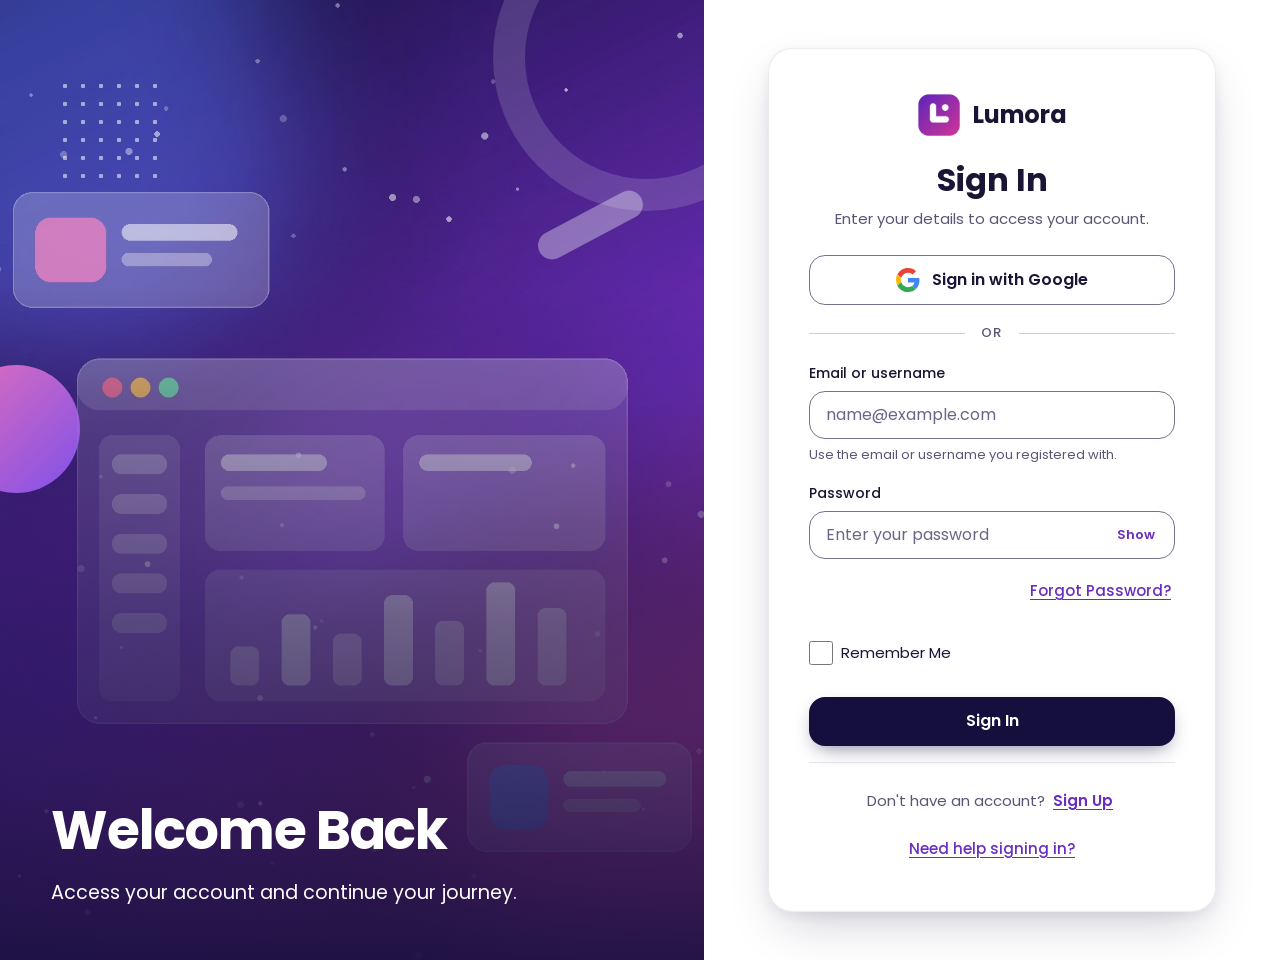
<file: project-login/dashboard.html>
<!DOCTYPE html>
<html lang="id">
<head>
  <meta charset="UTF-8">
  <meta name="viewport" content="width=device-width, initial-scale=1">
  <meta name="description" content="Dashboard setelah berhasil masuk ke akun Lumora.">
  <title>Dashboard – Lumora</title>

  <link rel="preconnect" href="https://fonts.googleapis.com">
  <link rel="preconnect" href="https://fonts.gstatic.com" crossorigin>
  <link href="https://fonts.googleapis.com/css2?family=Poppins:wght@400;500;600;700&display=swap" rel="stylesheet">

  <!-- CSS eksternal: token & komponen dasar dipakai ulang dari style.css,
       aturan khusus halaman ini ada di dashboard.css (tanpa duplikasi) -->
  <link rel="stylesheet" href="css/style.css">
  <link rel="stylesheet" href="css/dashboard.css">
  <link rel="icon" type="image/png" href="assets/images/logo.png">
</head>

<body class="dashboard-body">

  <a class="skip-link" href="#dashboard-heading">Lewati ke konten utama</a>

  <main class="dashboard-shell">
    <header class="dashboard-topbar">
      <a class="brand-link" href="index.html" aria-label="Lumora, beranda">
        <img class="brand-logo" src="assets/images/logo.png" alt="" width="36" height="36">
        <span class="brand-name">Lumora</span>
      </a>
      <button class="btn btn-google dashboard-logout" type="button" id="logoutBtn">Sign Out</button>
    </header>

    <section class="dashboard-card" aria-labelledby="dashboard-heading">
      <h1 id="dashboard-heading" class="login-title">Welcome back<span id="dashboardName">!</span></h1>
      <p class="login-desc">Kamu berhasil masuk ke akun Lumora. Ini halaman contoh setelah proses Sign In selesai.</p>
    </section>
  </main>

  <script src="js/dashboard.js" defer></script>
</body>
</html>
</file>
<file: project-login/css/style.css>
/* ==========================================================================
   LUMORA – Halaman Login (Sign In)
   HTML5 + CSS3 murni, tanpa framework.
   Fokus pembelajaran: Box Model, Sizing, Positioning, Typography, Responsive.
   Mengikuti WCAG 2.2 (lihat catatan "WCAG" pada komentar).

   DAFTAR ISI
   1. Design tokens (CSS variables)
   2. Reset & base            -> Box Model, Typography
   3. Utilitas aksesibilitas  -> skip link, focus, sr-only
   4. Layout split-screen     -> Sizing, Grid
   5. Kolom branding          -> Positioning (relative / absolute)
   6. Kolom form              -> Box Model, Flexbox
   7. Komponen form           -> label, input, checkbox, tombol, divider
   8. Responsive Design       -> Desktop, Tablet, Mobile
   9. Preferensi pengguna     -> reduced motion, forced colors
   ========================================================================== */


/* ==========================================================================
   1. DESIGN TOKENS
   ========================================================================== */
:root {
  /* Warna – semua pasangan teks/latar diuji >= 4.5:1 (WCAG 1.4.3, AA) */
  --color-navy:        #140f3d;
  --color-purple:      #6a2cc2;   /* tautan & fokus: 7.6:1 di atas putih */
  --color-purple-dark: #4a1d8c;
  --color-pink:        #c2358f;
  --color-ink:         #1b1535;   /* teks utama: ~16:1 di atas putih  */
  --color-muted:       #5a5575;   /* teks sekunder: ~7:1 di atas putih */
  --color-placeholder: #6b6685;   /* placeholder: ~5.6:1 */
  --color-border:      #77718f;   /* batas input/tombol: ~4.8:1 (1.4.11 Non-text Contrast, 3:1) */
  --color-surface:     #ffffff;
  --color-surface-alt: #f5f3fb;
  --color-danger:      #b3261e;

  /* Typography */
  --font-main: "Poppins", system-ui, -apple-system, "Segoe UI", Roboto, Arial, sans-serif;

  /* Box Model: radius & shadow modern (16px - 24px) */
  --radius-md: 16px;
  --radius-lg: 24px;
  --shadow-card: 0 20px 50px -12px rgba(20, 15, 61, 0.22),
                 0 4px 12px rgba(20, 15, 61, 0.06);

  /* Sizing: target sentuh minimal 44px (2.5.5) – melebihi 24px (2.5.8) */
  --target-size: 2.75rem;          /* 44px */
  --control-height: 3rem;          /* 48px */

  --transition: 0.2s ease;
}


/* ==========================================================================
   2. RESET & BASE
   ========================================================================== */

/* [BOX MODEL] box-sizing: border-box – padding & border ikut dihitung
   dalam width/height, sehingga ukuran elemen lebih mudah diprediksi. */
*,
*::before,
*::after {
  box-sizing: border-box;
}

/* [BOX MODEL] reset margin & padding bawaan browser */
body,
h1, h2, p,
figure {
  margin: 0;
  padding: 0;
}

html {
  /* [TYPOGRAPHY] 100% = mengikuti pengaturan ukuran teks pengguna (1.4.4 Resize Text) */
  font-size: 100%;
  -webkit-text-size-adjust: 100%;
}

body {
  /* [TYPOGRAPHY] Body: Poppins weight 400, line-height nyaman (1.6) */
  font-family: var(--font-main);
  font-weight: 400;
  font-size: 1rem;        /* 16px  – ukuran dasar */
  line-height: 1.6;
  color: var(--color-ink);
  background-color: var(--color-surface);
  -webkit-font-smoothing: antialiased;
}

img {
  display: block;
  max-width: 100%;        /* [SIZING] gambar tidak pernah melebihi container */
}

button,
input {
  font: inherit;          /* [TYPOGRAPHY] kontrol form memakai Poppins juga */
  color: inherit;
}


/* ==========================================================================
   3. UTILITAS AKSESIBILITAS
   ========================================================================== */

/* 2.4.1 Bypass Blocks – skip link muncul saat menerima fokus keyboard */
.skip-link {
  /* [POSITIONING] absolute: disembunyikan di luar layar, muncul saat :focus */
  position: absolute;
  top: -100px;
  left: 1rem;
  z-index: 100;
  padding: 0.75rem 1.25rem;                 /* [BOX MODEL] padding */
  min-height: var(--target-size);
  background: var(--color-navy);
  color: #fff;
  font-weight: 600;
  border-radius: 0 0 var(--radius-md) var(--radius-md);
  text-decoration: none;
  transition: top var(--transition);
}

.skip-link:focus {
  top: 0;
}

/* 2.4.7 Focus Visible (AA) + 2.4.13 Focus Appearance:
   indikator fokus tebal (3px), kontras tinggi, dan berjarak (offset) */
:focus-visible {
  outline: 3px solid var(--color-purple);
  outline-offset: 3px;
}

/* 2.4.11 Focus Not Obscured: tidak ada elemen sticky/fixed yang menutup fokus,
   scroll-margin memberi ruang saat browser menggulir ke elemen terfokus */
a,
button,
input {
  scroll-margin-block: 5rem;
}


/* ==========================================================================
   4. LAYOUT SPLIT-SCREEN
   ========================================================================== */

.split-layout {
  /* [SIZING] min-height: halaman minimal setinggi layar (100vh).
     min-height dipakai (bukan height tetap) agar konten tidak terpotong
     saat teks diperbesar / text spacing diubah (1.4.4, 1.4.12). */
  min-height: 100vh;
  min-height: 100dvh;

  /* [POSITIONING] CSS Grid: 2 kolom 55% : 45% */
  display: grid;
  grid-template-columns: 55fr 45fr;
  grid-template-areas: "brand form";
}

.brand-panel { grid-area: brand; }
.form-panel  { grid-area: form;  }


/* ==========================================================================
   5. KOLOM BRANDING (KIRI)
   ========================================================================== */

.brand-panel {
  /* [POSITIONING] relative: menjadi acuan bagi anak ber-position: absolute */
  position: relative;
  overflow: hidden;
  height: 100%;                  /* [SIZING] height: mengisi tinggi baris grid (min. 100vh dari .split-layout) */
  min-height: 32rem;             /* [SIZING] min-height: aman untuk layar landscape pendek */

  /* Artistic gradient: biru tua -> ungu -> pink */
  background:
    radial-gradient(circle at 15% 10%, rgba(90, 120, 255, 0.45), transparent 45%),
    radial-gradient(circle at 90% 95%, rgba(194, 53, 143, 0.7), transparent 50%),
    linear-gradient(145deg, var(--color-navy) 0%, #3b1a7a 50%, var(--color-purple) 100%);

  /* [POSITIONING] Flexbox: teks sambutan didorong ke bagian bawah */
  display: flex;
  align-items: flex-end;
  padding: clamp(1.5rem, 4vw, 4rem);          /* [SIZING] clamp(): padding fluid */
}

/* Ilustrasi digital workspace memenuhi panel */
.brand-illustration {
  position: absolute;            /* [POSITIONING] absolute: menutup seluruh panel */
  inset: 0;                      /* top/right/bottom/left = 0 */
  width: 100%;
  height: 100%;                  /* [SIZING] width & height 100% */
  max-width: none;
  object-fit: cover;
  opacity: 0.9;
}

/* Scrim gelap di bawah agar teks putih terbaca (kontras >= 4.5:1) */
.brand-panel::after {
  content: "";
  position: absolute;
  inset: 0;
  background: linear-gradient(to top, rgba(20, 15, 61, 0.92) 0%, rgba(20, 15, 61, 0.55) 35%, transparent 70%);
  pointer-events: none;
}

/* --- Elemen dekoratif: CSS Positioning (absolute) --- */
.deco {
  position: absolute;            /* [POSITIONING] absolute relatif terhadap .brand-panel */
  pointer-events: none;
  z-index: 1;
}

/* Cincin besar di pojok kanan atas */
.deco-ring {
  top: -6rem;
  right: -6rem;
  width: clamp(12rem, 24vw, 22rem);
  aspect-ratio: 1;
  border: 2rem solid rgba(255, 255, 255, 0.14);   /* [BOX MODEL] border tebal sebagai cincin */
  border-radius: 50%;
}

/* Lingkaran gradient di sisi kiri */
.deco-circle {
  top: 38%;
  left: -3rem;
  width: clamp(5rem, 10vw, 9rem);
  aspect-ratio: 1;
  border-radius: 50%;
  background: linear-gradient(135deg, #ff7ac6, #8d5bff);
  opacity: 0.85;
}

/* Pil miring di kanan tengah */
.deco-pill {
  top: 22%;
  right: 8%;
  width: clamp(5rem, 9vw, 8rem);
  height: clamp(1.25rem, 2.2vw, 2rem);
  border-radius: 999px;
  background: rgba(255, 255, 255, 0.35);
  transform: rotate(-28deg);
}

/* Pola titik */
.deco-dots {
  top: 8%;
  left: 8%;
  width: 7rem;
  height: 7rem;
  background-image: radial-gradient(rgba(255, 255, 255, 0.55) 2px, transparent 2.5px);
  background-size: 18px 18px;
}

/* Teks sambutan */
.brand-content {
  position: relative;            /* [POSITIONING] relative + z-index agar berada di atas scrim */
  z-index: 2;
  width: 100%;
  max-width: 32rem;              /* [SIZING] max-width: baris teks tidak terlalu panjang */
}

.brand-title {
  /* [TYPOGRAPHY] Heading besar: weight 700, ukuran fluid dengan clamp() */
  font-size: clamp(2.25rem, 4.2vw, 3.5rem);
  font-weight: 700;
  line-height: 1.15;
  letter-spacing: -0.02em;
  color: #fff;
  margin-bottom: 1rem;           /* [BOX MODEL] margin */
}

.brand-subtitle {
  /* [TYPOGRAPHY] Subjudul: 400, lebih kecil dari heading */
  font-size: clamp(1rem, 1.5vw, 1.25rem);
  line-height: 1.6;
  color: #fff;
}


/* ==========================================================================
   6. KOLOM FORM (KANAN)
   ========================================================================== */

.form-panel {
  background-color: var(--color-surface);

  /* [POSITIONING] Flexbox: card berada di tengah secara vertikal & horizontal */
  display: flex;
  align-items: center;
  justify-content: center;
  padding: clamp(1.5rem, 4vw, 3rem);
}

.login-card {
  /* [SIZING] width + max-width: lebar fleksibel tetapi dibatasi 28rem (448px) */
  width: 100%;
  max-width: 28rem;

  /* [BOX MODEL] padding, border, border-radius, shadow */
  padding: clamp(1.5rem, 3.5vw, 2.5rem);
  border: 1px solid rgba(20, 15, 61, 0.08);
  border-radius: var(--radius-lg);       /* 24px */
  background-color: var(--color-surface);
  box-shadow: var(--shadow-card);
}

/* ---- Header: logo, heading, deskripsi ---- */
.login-header {
  margin-bottom: 1.5rem;
  text-align: center;
}

.brand-link {
  display: inline-flex;
  align-items: center;
  gap: 0.75rem;
  min-height: var(--target-size);         /* [SIZING] target >= 44px */
  margin-bottom: 1.25rem;
  padding: 0.25rem 0.5rem;
  border-radius: var(--radius-md);
  color: var(--color-ink);
  text-decoration: none;
}

.brand-logo {
  width: 2.75rem;
  height: 2.75rem;
}

.brand-name {
  /* [TYPOGRAPHY] nama brand */
  font-size: 1.5rem;          /* 24px */
  font-weight: 700;
  letter-spacing: -0.01em;
}

.login-title {
  /* [TYPOGRAPHY] H1 form: 700, hierarki di bawah heading brand desktop */
  font-size: clamp(1.75rem, 3vw, 2rem);   /* 28px - 32px */
  font-weight: 700;
  line-height: 1.2;
  margin-bottom: 0.5rem;
}

.login-desc {
  font-size: 0.9375rem;       /* 15px */
  color: var(--color-muted);
}


/* ==========================================================================
   7. KOMPONEN FORM
   ========================================================================== */

.login-form {
  /* [POSITIONING] Flexbox kolom + gap menjaga jarak antar elemen */
  display: flex;
  flex-direction: column;
  gap: 1.125rem;
}

/* ---- Tombol umum ---- */
.btn {
  /* [BOX MODEL] */
  display: inline-flex;
  align-items: center;
  justify-content: center;
  gap: 0.75rem;
  width: 100%;                           /* [SIZING] */
  min-height: var(--control-height);     /* [SIZING] >= 44px */
  padding: 0.75rem 1.5rem;
  border: 1.5px solid transparent;
  border-radius: var(--radius-md);       /* 16px */
  cursor: pointer;

  /* [TYPOGRAPHY] teks tombol */
  font-size: 1rem;
  font-weight: 600;
  line-height: 1.4;
  text-align: center;

  transition: background-color var(--transition),
              border-color var(--transition),
              color var(--transition),
              transform var(--transition),
              box-shadow var(--transition);
}

.btn:active {
  transform: translateY(1px);
}

/* Tombol Google */
.btn-google {
  background-color: var(--color-surface);
  border-color: var(--color-border);     /* kontras batas >= 3:1 */
  color: var(--color-ink);
}

.btn-icon {
  width: 1.5rem;
  height: 1.5rem;
  flex-shrink: 0;
}

/* Tombol utama */
.btn-primary {
  margin-top: 0.25rem;
  background-color: var(--color-navy);
  color: #fff;
  box-shadow: 0 8px 20px -8px rgba(20, 15, 61, 0.6);
}

/* Hover hanya pada perangkat yang mendukung hover */
@media (hover: hover) {
  .btn-google:hover {
    background-color: var(--color-surface-alt);
    border-color: var(--color-purple);
    box-shadow: 0 6px 16px -8px rgba(20, 15, 61, 0.35);
  }

  .btn-primary:hover {
    background-color: var(--color-purple-dark);
    box-shadow: 0 12px 24px -8px rgba(74, 29, 140, 0.65);
    transform: translateY(-1px);
  }
}

/* ---- Divider "OR" ---- */
.divider {
  /* [POSITIONING] Flexbox: garis kiri - teks - garis kanan */
  display: flex;
  align-items: center;
  gap: 1rem;
  color: var(--color-muted);
}

.divider::before,
.divider::after {
  content: "";
  flex: 1;
  height: 1px;                            /* [SIZING] garis 1px */
  background-color: rgba(20, 15, 61, 0.2);
}

.divider-text {
  /* [TYPOGRAPHY] teks kecil, huruf kapital, tracking */
  font-size: 0.8125rem;                   /* 13px */
  font-weight: 500;
  letter-spacing: 0.12em;
}

/* ---- Field: label + input ---- */
.field {
  display: flex;
  flex-direction: column;
  gap: 0.375rem;
}

.field-label {
  /* [TYPOGRAPHY] label jelas & deskriptif (2.4.6) */
  font-size: 0.875rem;                    /* 14px */
  font-weight: 500;
  color: var(--color-ink);
}

.field-input {
  /* [BOX MODEL] padding + border + radius */
  width: 100%;
  min-height: var(--control-height);
  padding: 0.75rem 1rem;
  border: 1.5px solid var(--color-border);
  border-radius: var(--radius-md);
  background-color: var(--color-surface);
  font-size: 1rem;                        /* >= 16px: mencegah zoom otomatis di iOS */
  line-height: 1.4;
  transition: border-color var(--transition), box-shadow var(--transition);
}

.field-input::placeholder {
  color: var(--color-placeholder);
  opacity: 1;
}

@media (hover: hover) {
  .field-input:hover {
    border-color: var(--color-purple);
  }
}

/* Focus state input: border + ring ganda yang jelas */
.field-input:focus-visible {
  outline: 3px solid var(--color-purple);
  outline-offset: 2px;
  border-color: var(--color-purple);
  box-shadow: 0 0 0 5px rgba(106, 44, 194, 0.18);
}

.field-hint {
  font-size: 0.8125rem;                   /* 13px */
  line-height: 1.5;
  color: var(--color-muted);
}

/* ---- Baris: Forgot password & Remember me ---- */
.form-row {
  display: flex;
  align-items: center;
  gap: 0.5rem;
  min-height: var(--target-size);          /* area klik minimal 44px */
}

.form-row-end {
  justify-content: flex-end;
  min-height: 0;
  margin-top: -0.5rem;
}

/* Checkbox: ukuran 24px (>= 24px, 2.5.8) + label sebagai area klik 44px */
.check-input {
  flex-shrink: 0;
  width: 1.5rem;
  height: 1.5rem;
  margin: 0;
  accent-color: var(--color-purple-dark);
  cursor: pointer;
}

.check-label {
  display: flex;
  align-items: center;
  flex: 1;
  min-height: var(--target-size);
  font-size: 0.9375rem;
  cursor: pointer;
}

/* ---- Tautan ---- */
.link {
  display: inline-flex;
  align-items: center;
  min-height: var(--target-size);          /* target klik >= 44px */
  padding-inline: 0.25rem;
  color: var(--color-purple);
  font-size: 0.9375rem;
  font-weight: 500;
  /* 1.4.1 Use of Color: tautan diberi garis bawah, tidak hanya warna */
  text-decoration: underline;
  text-underline-offset: 0.2em;
  text-decoration-thickness: 1px;
  border-radius: 8px;
  transition: color var(--transition), text-decoration-thickness var(--transition);
}

.link-strong {
  font-weight: 600;
}

@media (hover: hover) {
  .link:hover {
    color: var(--color-purple-dark);
    text-decoration-thickness: 2px;
  }
}

/* ---- Footer card ---- */
.login-footer {
  margin-top: 1rem;
  padding-top: 1rem;
  border-top: 1px solid rgba(20, 15, 61, 0.1);
  text-align: center;
}

.signup-text,
.help-text {
  font-size: 0.9375rem;
  color: var(--color-muted);
}

.help-text {
  margin-top: 0.25rem;
}


/* ==========================================================================
   7b. FEEDBACK FORM & TOGGLE PASSWORD
   ========================================================================== */

/* Pesan status (sukses/gagal) hasil submit form */
.form-feedback {
  /* [BOX MODEL] padding + border-left sebagai penanda visual (bukan hanya warna) */
  padding: 0.75rem 1rem;
  border: 1px solid var(--color-danger);
  border-left-width: 4px;
  border-radius: 10px;
  background-color: #fbeceb;
  color: var(--color-danger);
  font-size: 0.9375rem;
  line-height: 1.5;
}

/* Varian sukses, diaktifkan lewat JS dengan menambah class "is-success" */
.form-feedback.is-success {
  border-color: #1b7a4d;
  background-color: #e8f6ef;
  color: #15643f;
}

/* Varian info (mis. notifikasi fitur demo), class "is-info" */
.form-feedback.is-info {
  border-color: var(--color-purple);
  background-color: var(--color-surface-alt);
  color: var(--color-purple-dark);
}

/* ---- Wrapper input password + tombol show/hide ---- */
.password-wrapper {
  /* [POSITIONING] relative: acuan tombol toggle yang diposisikan absolute */
  position: relative;
}

.password-wrapper .field-input {
  /* [BOX MODEL] ruang kanan agar teks tidak tertindih tombol toggle */
  padding-right: 4rem;
}

.password-toggle {
  /* [POSITIONING] absolute: diletakkan di dalam field, rata kanan-tengah */
  position: absolute;
  top: 50%;
  right: 0.5rem;
  transform: translateY(-50%);

  min-height: 2.25rem;
  padding: 0 0.75rem;
  border: 0;
  border-radius: 8px;
  background: transparent;
  color: var(--color-purple);
  font-size: 0.8125rem;
  font-weight: 600;
  cursor: pointer;
}

@media (hover: hover) {
  .password-toggle:hover {
    background-color: var(--color-surface-alt);
  }
}


/* ==========================================================================
   8. RESPONSIVE DESIGN (media query untuk seluruh breakpoint)
   ========================================================================== */

/* ---- DESKTOP  >= 1024px : split-screen 55% / 45% (aturan dasar di atas) ---- */
@media (min-width: 1024px) {
  .split-layout {
    grid-template-columns: 55fr 45fr;
  }
}

/* ---- TABLET  768px - 1023px : tetap dua kolom, ukuran menyesuaikan ---- */
@media (min-width: 768px) and (max-width: 1023px) {
  .split-layout {
    grid-template-columns: 50fr 50fr;      /* form diberi ruang lebih agar tidak sempit */
  }

  .brand-panel {
    padding: 1.75rem;
  }

  .brand-title {
    font-size: 2rem;
  }

  .brand-subtitle {
    font-size: 1rem;
  }

  .form-panel {
    padding: 1.5rem;
  }

  .login-card {
    padding: 1.75rem 1.5rem;
  }

  .deco-dots {
    display: none;
  }
}

/* ---- MOBILE  < 768px : ilustrasi disembunyikan, form full width ---- */
@media (max-width: 767px) {
  .split-layout {
    display: block;                        /* satu kolom */
  }

  /* Kolom ilustrasi kiri disembunyikan */
  .brand-panel {
    display: none;
  }

  .form-panel {
    min-height: 100vh;
    min-height: 100dvh;
    padding: 1rem;                         /* padding diperkecil */
    align-items: flex-start;
  }

  .login-card {
    max-width: none;                       /* full width */
    padding: 1.25rem 0.5rem;
    border: 0;
    border-radius: 0;
    box-shadow: none;
  }

  .login-header {
    margin-bottom: 1.25rem;
  }

  .login-form {
    gap: 1rem;
  }
}

/* ---- Layar sangat kecil (320px, 1.4.10 Reflow): tanpa scroll horizontal ---- */
@media (max-width: 360px) {
  .form-panel {
    padding: 0.75rem;
  }

  .btn {
    padding-inline: 1rem;
  }
}


/* ==========================================================================
   9. PREFERENSI PENGGUNA
   ========================================================================== */

/* 2.3.3 Animation from Interactions: hormati "reduce motion" */
@media (prefers-reduced-motion: reduce) {
  *,
  *::before,
  *::after {
    transition-duration: 0.01ms !important;
    animation-duration: 0.01ms !important;
  }

  .btn:active,
  .btn-primary:hover {
    transform: none;
  }
}

/* High contrast mode: pertahankan batas & fokus */
@media (forced-colors: active) {
  .btn,
  .field-input,
  .login-card {
    border: 2px solid CanvasText;
  }

  .brand-panel::after,
  .deco {
    display: none;
  }
}
</file>
<file: project-login/css/dashboard.css>
/* ==========================================================================
   LUMORA – css/dashboard.css
   Aturan khusus halaman Dashboard.
   Design tokens, reset, dan komponen dasar (.btn, .brand-link, dst.)
   sudah dimuat lebih dulu dari css/style.css, sehingga file ini hanya
   berisi tata letak yang belum ada di sana (tanpa menduplikasi aturan).
   ========================================================================== */

.dashboard-body {
  min-height: 100vh;
  min-height: 100dvh;
  background-color: var(--color-surface-alt);
}

.dashboard-shell {
  max-width: 64rem;
  margin-inline: auto;
  padding: clamp(1.5rem, 4vw, 3rem);

  display: flex;
  flex-direction: column;
  gap: 2rem;
}

.dashboard-topbar {
  display: flex;
  align-items: center;
  justify-content: space-between;
  gap: 1rem;
}

.dashboard-logout {
  width: auto;
  padding-inline: 1.5rem;
}

.dashboard-card {
  padding: clamp(1.5rem, 3.5vw, 2.5rem);
  border: 1px solid rgba(20, 15, 61, 0.08);
  border-radius: var(--radius-lg);
  background-color: var(--color-surface);
  box-shadow: var(--shadow-card);
}
</file>
